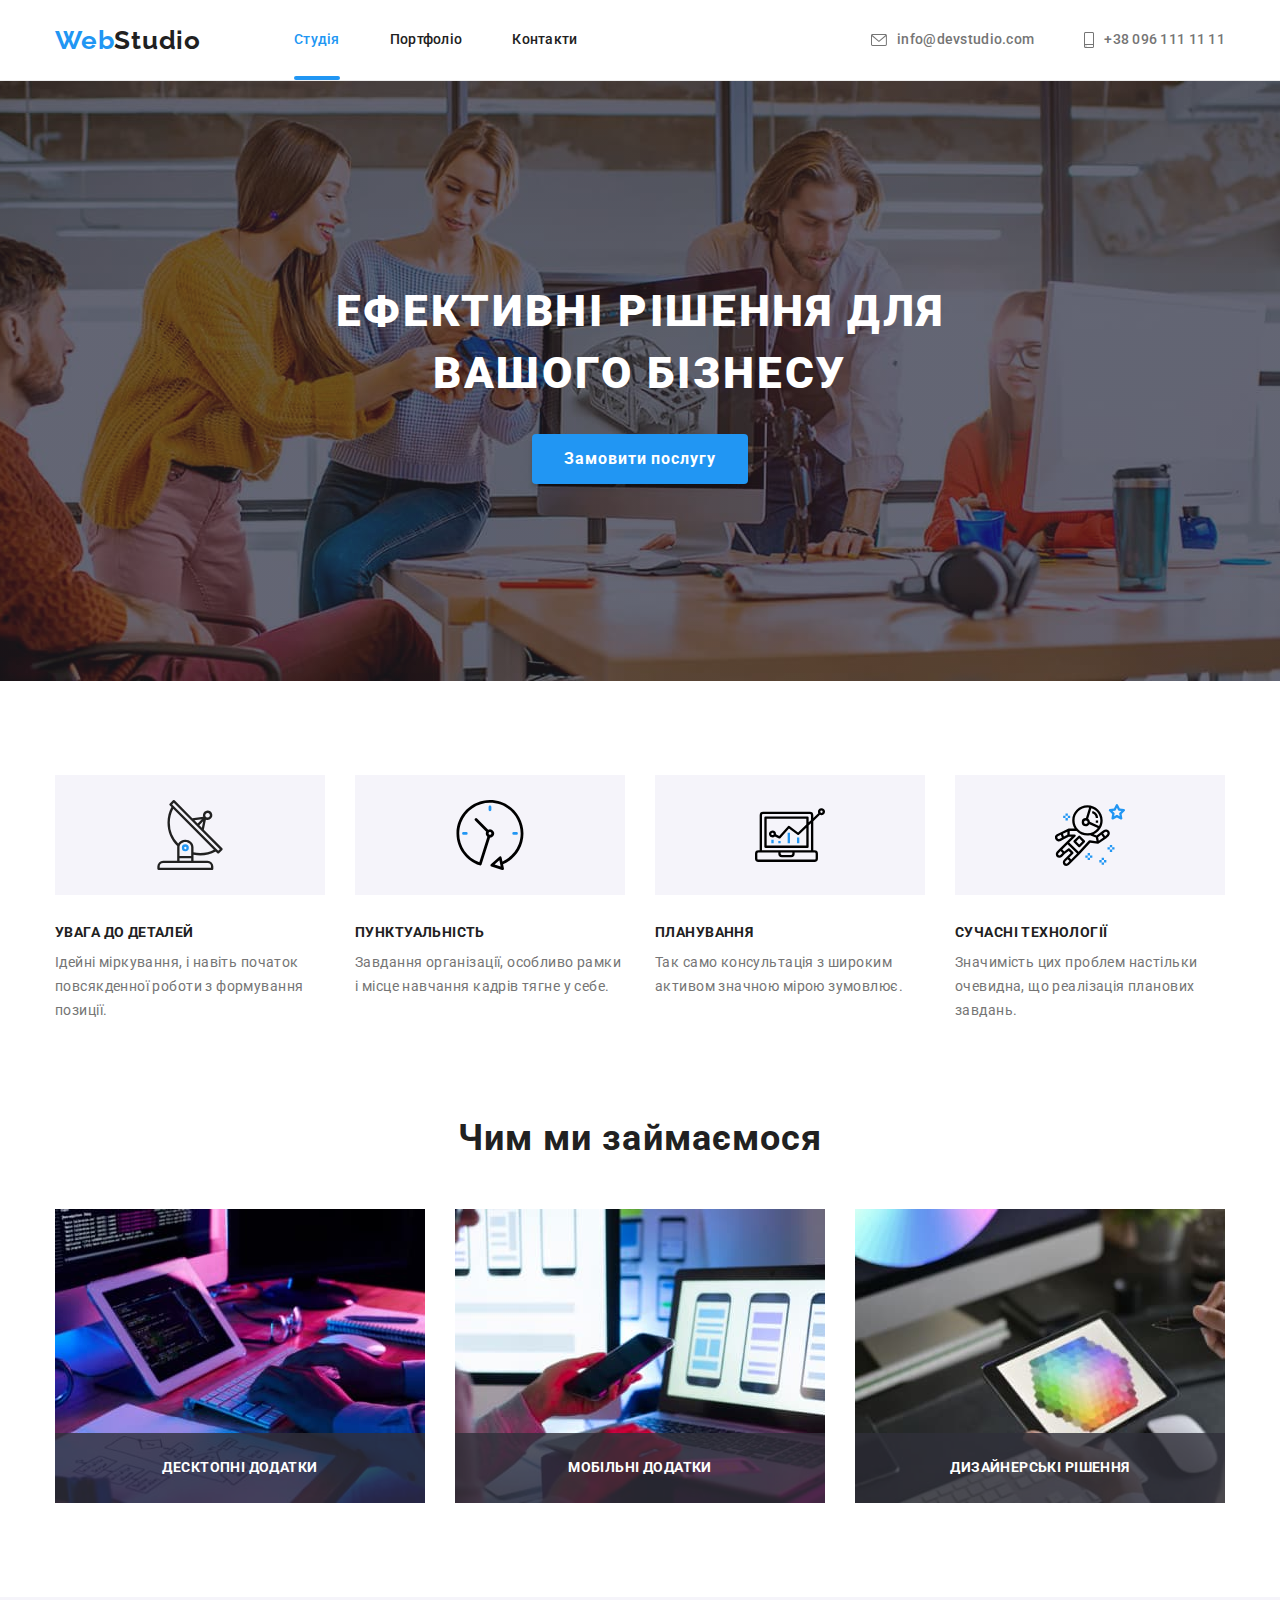
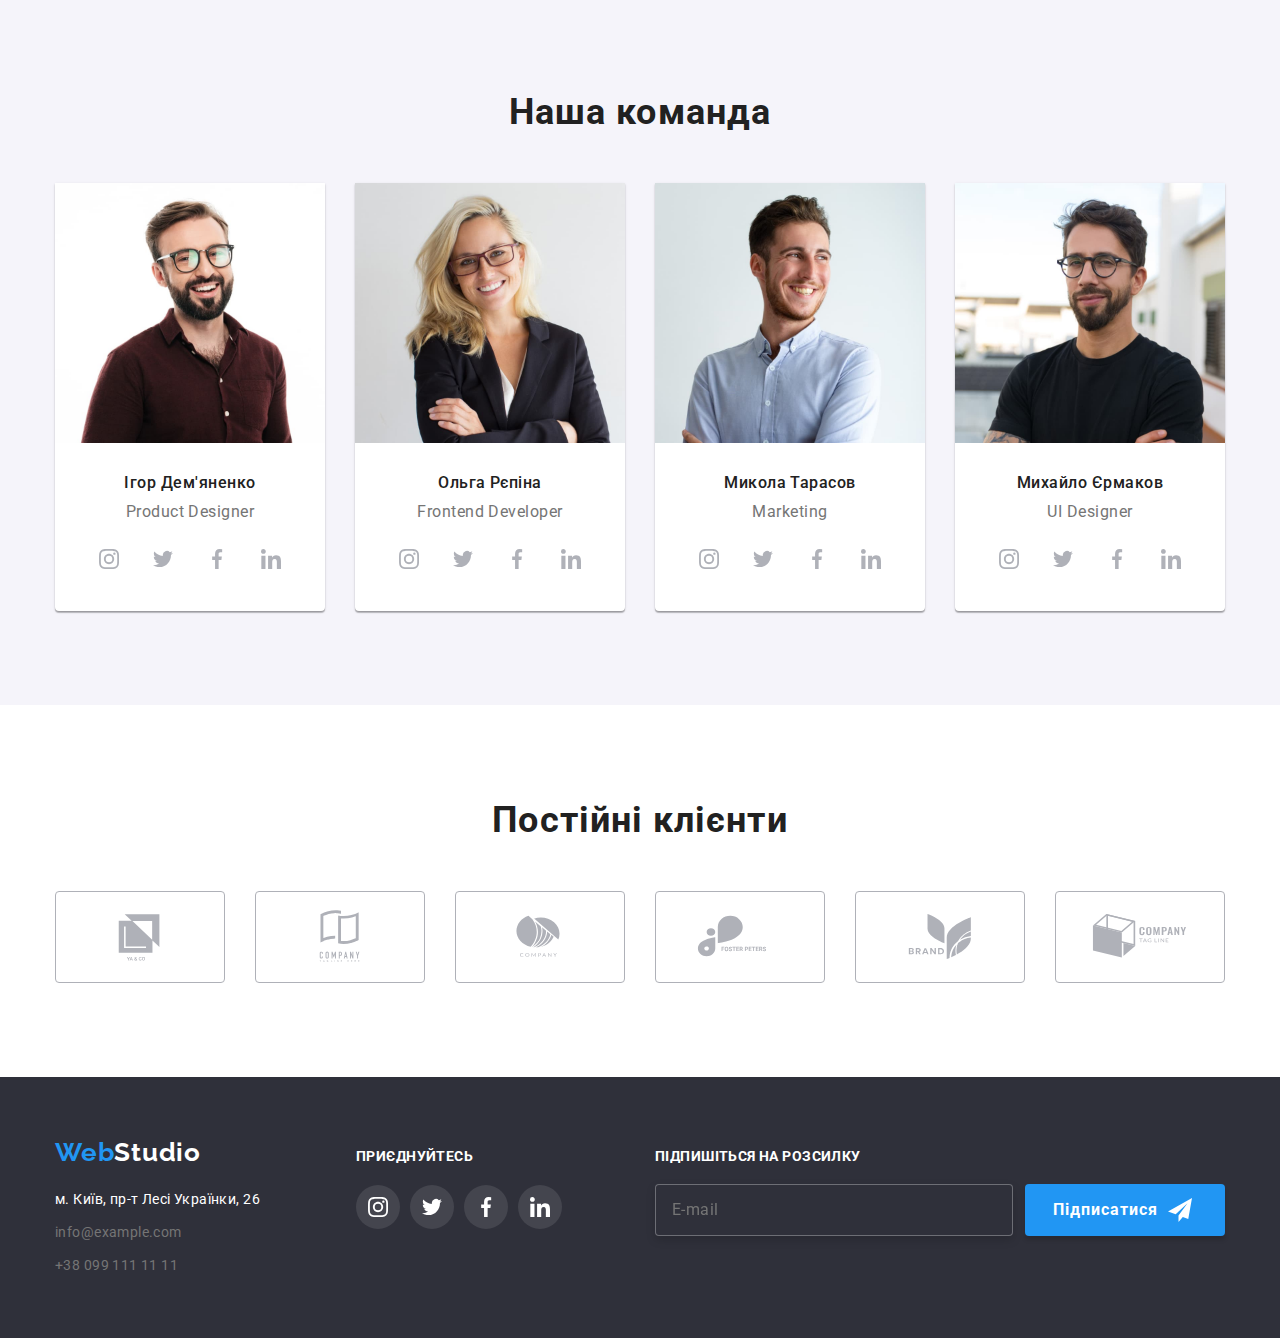
<file: index.html>
<!DOCTYPE html>
<html lang="uk">
  <head>
    <meta charset="UTF-8" />
    <meta http-equiv="X-UA-Compatible" content="IE=edge" />
    <meta name="viewport" content="width=device-width, initial-scale=1.0" />
    <title>WebStudio</title>
    <link rel="preconnect" href="https://fonts.googleapis.com" />
    <link rel="preconnect" href="https://fonts.gstatic.com" crossorigin />
    <link
      href="https://fonts.googleapis.com/css2?family=Raleway:wght@700&family=Roboto:wght@400;500;700;900&display=swap"
      rel="stylesheet"
    />
    <link
      rel="stylesheet"
      href="https://cdnjs.cloudflare.com/ajax/libs/modern-normalize/1.1.0/modern-normalize.min.css"
    />
    <link rel="stylesheet" href="./css/main.min.css" />
  </head>
  <body>
    <header class="header">
      <div class="container header__container">
        <nav class="header__nav">
          <a lang="en" class="logo" href="index.html"
            ><span class="logo__text">Web</span>Studio</a
          >
          <ul class="site-nav">
            <li class="site-nav__item">
              <a class="site-nav__link current" href="./index.html">Студія</a>
            </li>
            <li class="site-nav__item">
              <a class="site-nav__link" href="./portfolio.html">Портфоліо</a>
            </li>
            <li class="site-nav__item">
              <a class="site-nav__link" href="">Контакти</a></li>
          </ul>
        </nav>
        <ul class="address-nav">
          <li class="address-nav__item">
            <a class="address-nav__link" href="mailto:info@devstudio.com">
              <svg class="address-nav__icon" width="16" height="12">
                <use href="./images/icons.svg#icon-mail"></use>
              </svg>
              info@devstudio.com
            </a>
          </li>
          <li class="address-nav__item">
            <a class="address-nav__link" href="tel:+380961111111">
              <svg class="address-nav__icon" width="10" height="16">
                <use href="./images/icons.svg#icon-tel"></use>
              </svg>
              +38 096 111 11 11
            </a>
          </li>
        </ul>
      </div>
    </header>

    <main>
      <!--Герой-->
      <section class="section hero">
        <div class="container hero__container">
          <h1 class="hero__title">Ефективні рішення для вашого бізнесу</h1>
          <button class="hero__button" type="button" data-modal-open>Замовити послугу</button>
        </div>
      </section>
      <!--Особливості-->
      <section class="section feature">
        <div class="container feature__container">
          <h2 class="visually-hidden">Особливості</h2>
          <ul class="feature__list">
            <li class="feature__item">
              <div class="feature__card">
                <svg class="feature__icon" width="70" height="70">
                  <use href="./images/icons.svg#icon-antenna"></use>
                </svg>
              </div>
              <h3 class="feature__title">УВАГА ДО ДЕТАЛЕЙ</h3>
              <p class="feature__text">
                Ідейні міркування, і навіть початок повсякденної роботи з
                формування позиції.
              </p>
            </li>
            <li class="feature__item">
              <div class="feature__card">
                <svg class="feature__icon" width="70" height="70">
                  <use href="./images/icons.svg#icon-clock"></use>
                </svg>
              </div>
              <h3 class="feature__title">ПУНКТУАЛЬНІСТЬ</h3>
              <p class="feature__text">
                Завдання організації, особливо рамки і місце навчання кадрів
                тягне у себе.
              </p>
            </li>
            <li class="feature__item">
              <div class="feature__card">
                <svg class="feature__icon" width="70" height="70">
                  <use href="./images/icons.svg#icon-diagram"></use>
                </svg>
              </div>
              <h3 class="feature__title">ПЛАНУВАННЯ</h3>
              <p class="feature__text">
                Так само консультація з широким активом значною мірою зумовлює.
              </p>
            </li>
            <li class="feature__item">
              <div class="feature__card">
                <svg class="feature__icon" width="70" height="70">
                  <use href="./images/icons.svg#icon-astronaut"></use>
                </svg>
              </div>
              <h3 class="feature__title">СУЧАСНІ ТЕХНОЛОГІЇ</h3>
              <p class="feature__text">
                Значимість цих проблем настільки очевидна, що реалізація
                планових завдань.
              </p>
            </li>
          </ul>
        </div>
      </section>

      <!--Чим ми займаємося-->
      
      <section class="work section">
        <div class="container">
          <h2 class="work__title">Чим ми займаємося</h2>
          <ul class="work__list">
            <li class="work__item">
              <img
                src="./images/img.jpg"
                alt="розробка"
                width="370"
                height="294"
              />
              <p class="work__text">Десктопні додатки</p>
            </li>
            <li class="work__item">
              <img
                src="./images/img1.jpg"
                alt="адаптація"
                width="370"
                height="294"
              />
              <p class="work__text">Мобільні додатки</p>
            </li>
            <li class="work__item">
              <img
                src="./images/img2.jpg"
                alt="дизайн"
                width="370"
                height="294"
              />
              <p class="work__text">Дизайнерські рішення</p>
            </li>
          </ul>
        </div>
      </section>

      <!--Команда-->
      <section class="team section">
        <div class="container">
          <h2 class="team__title">Наша команда</h2>
          <ul class="person">
            <li class="person__item">
              <img
                src="./images/img3.jpg"
                alt="Игорь Демьяненко"
                width="270"
                height="260"
              />
              <h4 class="person__name">Ігор Дем'яненко</h4>
              <p class="person__description" lang="en">Product Designer</p>
              <ul class="soc">
                <li class="soc__item">
                  <a class="soc__link" href="">
                    <svg class="soc__icon" width="20" height="20">
                      <use href="./images/icons.svg#icon-instagram"></use>
                    </svg>
                  </a>
                </li>
                <li class="soc__item">
                  <a class="soc__link" href="">
                    <svg class="soc__icon" width="20" height="20">
                      <use href="./images/icons.svg#icon-twitter"></use>
                    </svg>
                  </a>
                </li>
                <li class="soc__item">
                  <a class="soc__link" href="">
                    <svg class="soc__icon" width="20" height="20">
                      <use href="./images/icons.svg#icon-facebook"></use>
                    </svg>
                  </a>
                </li>
                <li class="soc__item">
                  <a class="soc__link" href="">
                    <svg class="soc__icon" width="20" height="20">
                      <use href="./images/icons.svg#icon-linkedin"></use>
                    </svg>
                  </a>
                </li>
              </ul>
            </li>
            <li class="person__item">
              <img
                src="./images/img4.jpg"
                alt="Ольга Репина"
                width="270"
                height="260"
              />
              <h4 class="person__name">Ольга Рєпіна</h4>
              <p class="person__description" lang="en">Frontend Developer</p>
              <ul class="soc">
                <li class="soc__item">
                  <a class="soc__link" href="">
                    <svg class="soc__icon" width="20" height="20">
                      <use href="./images/icons.svg#icon-instagram"></use>
                    </svg>
                  </a>
                </li>
                <li class="soc__item">
                  <a class="soc__link" href="">
                    <svg class="soc__icon" width="20" height="20">
                      <use href="./images/icons.svg#icon-twitter"></use>
                    </svg>
                  </a>
                </li>
                <li class="soc__item">
                  <a class="soc__link" href="">
                    <svg class="soc__icon" width="20" height="20">
                      <use href="./images/icons.svg#icon-facebook"></use>
                    </svg>
                  </a>
                </li>
                <li class="soc__item">
                  <a class="soc__link" href="">
                    <svg class="soc__icon" width="20" height="20">
                      <use href="./images/icons.svg#icon-linkedin"></use>
                    </svg>
                  </a>
                </li>
              </ul>
            </li>
            <li class="person__item">
              <img
                src="./images/img5.jpg"
                alt="Николай Тарасов"
                width="270"
                height="260"
              />
              <h4 class="person__name">Микола Тарасов</h4>
              <p class="person__description" lang="en">Marketing</p>
              <ul class="soc">
                <li class="soc__item">
                  <a class="soc__link" href="">
                    <svg class="soc__icon" width="20" height="20">
                      <use href="./images/icons.svg#icon-instagram"></use>
                    </svg>
                  </a>
                </li>
                <li class="soc__item">
                  <a class="soc__link" href="">
                    <svg class="soc__icon" width="20" height="20">
                      <use href="./images/icons.svg#icon-twitter"></use>
                    </svg>
                  </a>
                </li>
                <li class="soc__item">
                  <a class="soc__link" href="">
                    <svg class="soc__icon" width="20" height="20">
                      <use href="./images/icons.svg#icon-facebook"></use>
                    </svg>
                  </a>
                </li>
                <li class="soc__item">
                  <a class="soc__link" href="">
                    <svg class="soc__icon" width="20" height="20">
                      <use href="./images/icons.svg#icon-linkedin"></use>
                    </svg>
                  </a>
                </li>
              </ul>
            </li>
            <li class="person__item">
              <img
                src="./images/img6.jpg"
                alt="Михаил Ермаков"
                width="270"
                height="260"
              />
              <h4 class="person__name">Михайло Єрмаков</h4>
              <p class="person__description" lang="en">UI Designer</p>
              <ul class="soc">
                <li class="soc__item">
                  <a class="soc__link" href="">
                    <svg class="soc__icon" width="20" height="20">
                      <use href="./images/icons.svg#icon-instagram"></use>
                    </svg>
                  </a>
                </li>
                <li class="soc__item">
                  <a class="soc__link" href="">
                    <svg class="soc__icon" width="20" height="20">
                      <use href="./images/icons.svg#icon-twitter"></use>
                    </svg>
                  </a>
                </li>
                <li class="soc__item">
                  <a class="soc__link" href="">
                    <svg class="soc__icon" width="20" height="20">
                      <use href="./images/icons.svg#icon-facebook"></use>
                    </svg>
                  </a>
                </li>
                <li class="soc__item">
                  <a class="soc__link" href="">
                    <svg class="soc__icon" width="20" height="20">
                      <use href="./images/icons.svg#icon-linkedin"></use>
                    </svg>
                  </a>
                </li>
              </ul>
            </li>
          </ul>
        </div>
      </section>

      <!-- Клиенты -->
      <section class="clients section">
        <div class="clients__container">
          <h2 class="clients__title">Постійні клієнти</h2>
          <ul class="clients__list">
            <li class="clients__item">
              <a class="clients__link" href="">
                <svg class="clients__icon" width="106" height="60">
                  <use href="./images/icons.svg#icon-icon1"></use>
                </svg>
              </a>
            </li>
            <li class="clients__item">
              <a class="clients__link" href="">
                <svg class="clients__icon" width="106" height="60">
                  <use href="./images/icons.svg#icon-icon2"></use>
                </svg>
              </a>
            </li>
            <li class="clients__item">
              <a class="clients__link" href="">
                <svg class="clients__icon" width="106" height="60">
                  <use href="./images/icons.svg#icon-icon3"></use>
                </svg>
              </a>
            </li>
            <li class="clients__item">
              <a class="clients__link" href="">
                <svg class="clients__icon" width="106" height="60">
                  <use href="./images/icons.svg#icon-icon4"></use>
                </svg>
              </a>
            </li>
            <li class="clients__item">
              <a class="clients__link" href="">
                <svg class="clients__icon" width="106" height="60">
                  <use href="./images/icons.svg#icon-icon5"></use>
                </svg>
              </a>
            </li>
            <li class="clients__item">
              <a class="clients__link" href="">
                <svg class="clients__icon" width="106" height="60">
                  <use href="./images/icons.svg#icon-icon6"></use>
                </svg>
              </a>
            </li>
          </ul>
        </div>
      </section>
    </main>

    <!--Футер-->
    <footer class="footer">
      <div class="container footer__container">
        <div class="footer__meta">
          <a lang="en" class="footer__logo" href="index.html">
            <span class="logo__text">Web</span>Studio</a
          >
          <address class="footer-address">
            <ul class="footer-address__list">
              <li class="footer-address__item">
                <a
                  class="footer-address__link footer-address__link--white"
                  href="https://goo.gl/maps/oWEZeGA9jAZj1tNt6"
                  target="_blank"
                  rel="nooppener noreferrer nofollow"
                  >м. Київ, пр-т Лесі Українки, 26</a
                >
              </li>
              <li class="footer-address__item">
                <a class="footer-address__link" href="mailto:info@example."
                  >info@example.com</a
                >
              </li>
              <li class="footer-address__item">
                <a class="footer-address__link" href="tel:+380991111111"
                  >+38 099 111 11 11</a
                >
              </li>
            </ul>
          </address>
        </div>
        <div class="footer-soc">
          <p class="footer-soc__text">приєднуйтесь</p>
          <ul class="footer-soc__list">
            <li class="footer-soc__item">
              <a class="footer-soc__link" href="">
                <svg class="footer-soc__icon" width="20" height="20">
                  <use href="./images/icons.svg#icon-instagram"></use>
                </svg>
              </a>
            </li>
            <li class="footer-soc__item">
              <a class="footer-soc__link" href="">
                <svg class="footer-soc__icon" width="20" height="20">
                  <use href="./images/icons.svg#icon-twitter"></use>
                </svg>
              </a>
            </li>
            <li class="footer-soc__item">
              <a class="footer-soc__link" href="">
                <svg class="footer-soc__icon" width="20" height="20">
                  <use href="./images/icons.svg#icon-facebook"></use>
                </svg>
              </a>
            </li>
            <li class="footer-soc__item">
              <a class="footer-soc__link" href="">
                <svg class="footer-soc__icon" width="20" height="20">
                  <use href="./images/icons.svg#icon-linkedin"></use>
                </svg>
              </a>
            </li>
          </ul>
        </div>
        <form class="footer-form">
          <label class="footer-form__text" for="send">Підпишіться на розсилку</label>
          <div class="footer-form__container">
            <input class="footer-form__input" type="email" name="send" id="send" placeholder="E-mail">  
            <button class="footer-form__button" type="submit">Підписатися
              <svg class="footer-form__icon" width="24" height="24">
                <use href="./images/icons.svg#icon-send"></use>
              </svg>
            </button>
          </div>
        </form>  
      </div>
    </footer>

    <!--BACKDROP-->
    
    <div class="backdrop is-hidden" data-modal>
      <div class="modal">
        <p class="modal__title">Залиште свої дані, ми вам передзвонимо</p>

        <!-- form -->
        <form>
          <div class="form">
            <!-- name -->
            <label class="form__label" for="name">Ім'я</label>
            <div class="form__wrapper">
              <input class="form__input" type="text" name="name" id="name" autocomplete="off">
              <svg class="form__icon" width="18" height="18">
                <use href="./images/icons.svg#name"></use>
              </svg>  
            </div>
            <!-- tel -->
            <label class="form__label" for="tel">Телефон</label>
            <div class="form__wrapper">
              <input class="form__input" type="tel" name="tel" id="tel" autocomplete="off">
              <svg class="form__icon" width="18" height="18">
                <use href="./images/icons.svg#tel"></use>
              </svg>
            </div>
            <!-- mail -->
            <label class="form__label" for="mail">Пошта</label>
            <div class="form__wrapper">
              <input class="form__input" type="email" name="mail" id="mail" autocomplete="off">
              <svg class="form__icon" width="18" height="18">
                <use href="./images/icons.svg#mail"></use>
              </svg>  
            </div>
          </div>
            
          <div class="form comment">
            <label class="form__label" for="comment">Коментар</label>
            <textarea class="form__textarea" name="comment" id="comment" rows="8" placeholder="Введіть текст"></textarea>
          </div>
      
          <div class="checkbox">
            <label class="checkbox__label">
              <input class="checkbox__input" type="checkbox" name="checkbox">
              <svg class="checkbox__icon-check" width="16" height="15">
                <use href="./images/icons.svg#icon-check"></use>
              </svg>
              <svg class="checkbox__icon-nocheck" width="16" height="15">
                <use href="./images/icons.svg#vector"></use>
              </svg>
              Погоджуюся з розсилкою та приймаю
              <a class="checkbox__link" href="">Умови договору</a>
            </label>
          </div>
          <button class="checkbox__button" type="submit">Відправити</button>
        </form>  


        <!-- form -->

        <button class="modal__button" data-modal-close>
          <svg class="modal__icon" width="11" height="11">
            <use href="./images/icons.svg#icon-close"></use>
          </svg>
        </button>
      </div>
    </div>
    <script src="./js/modal.js"></script>
  </body>
</html>
</file>
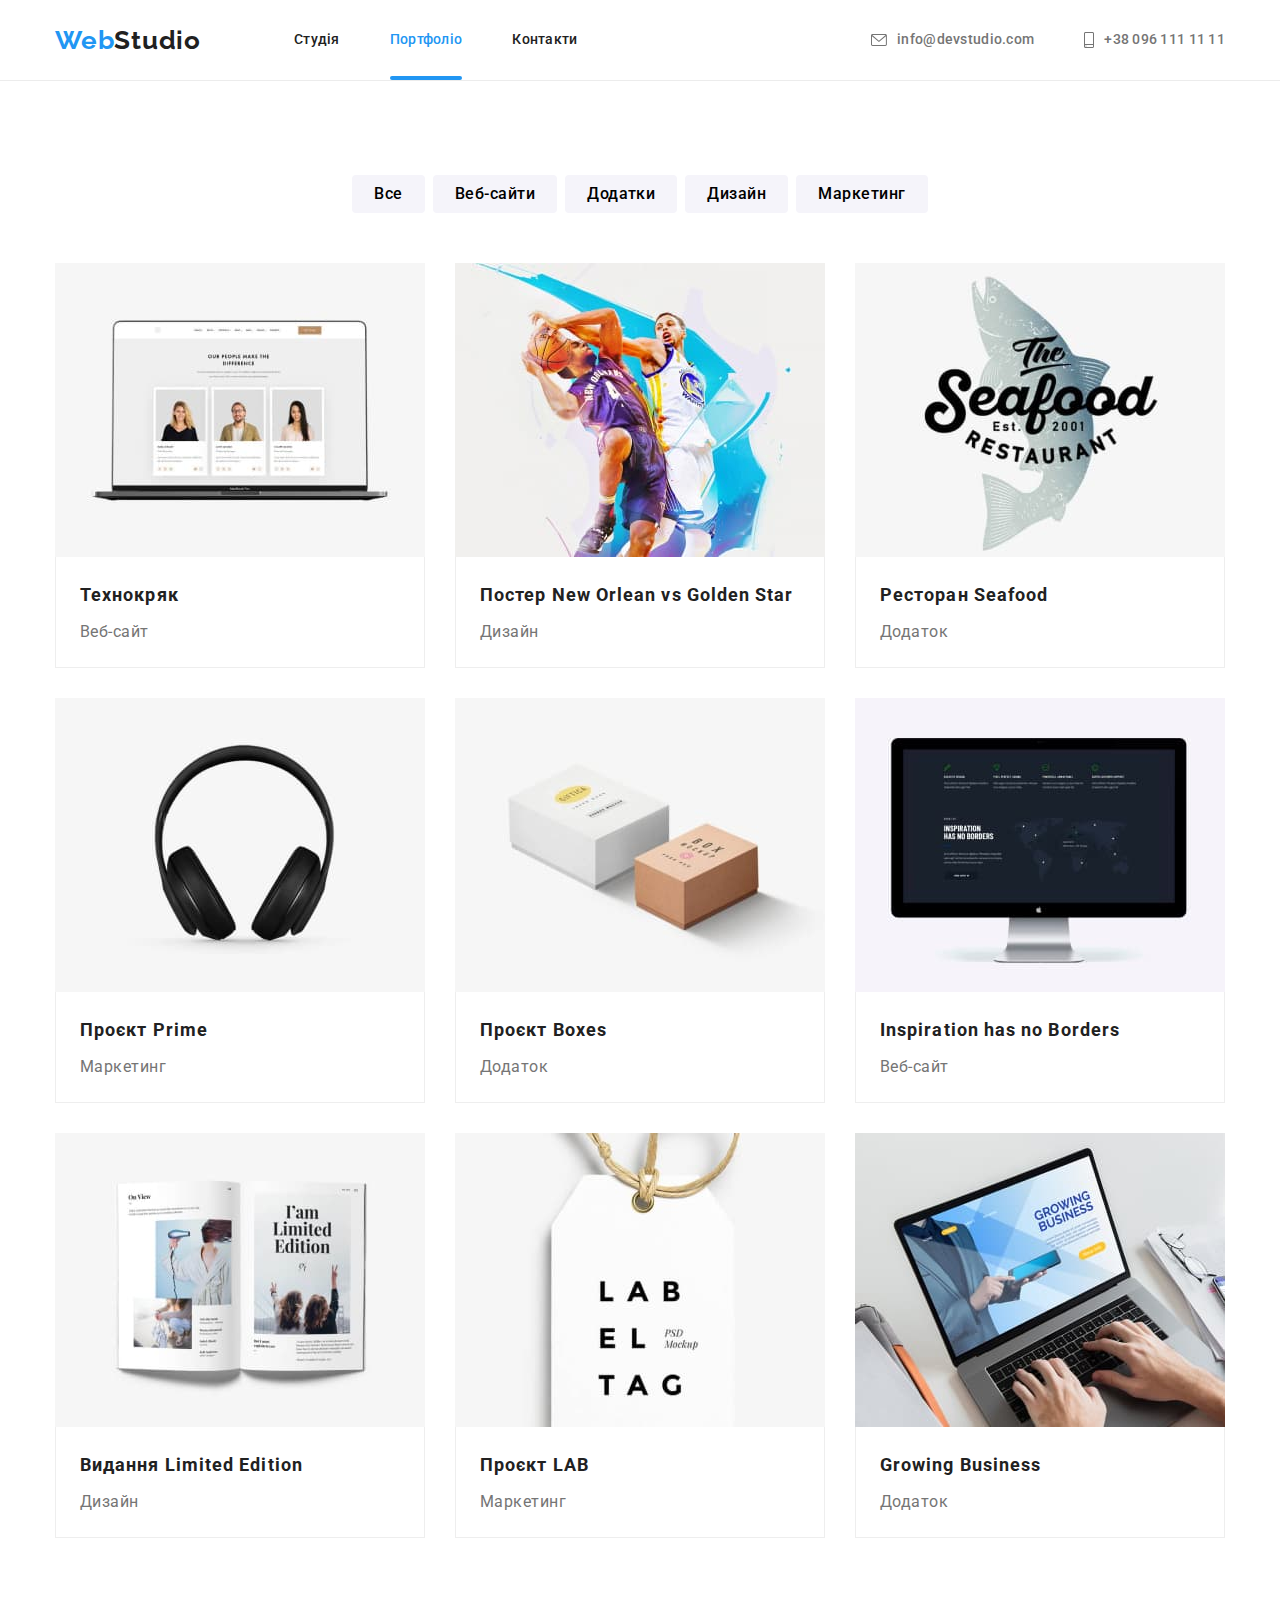
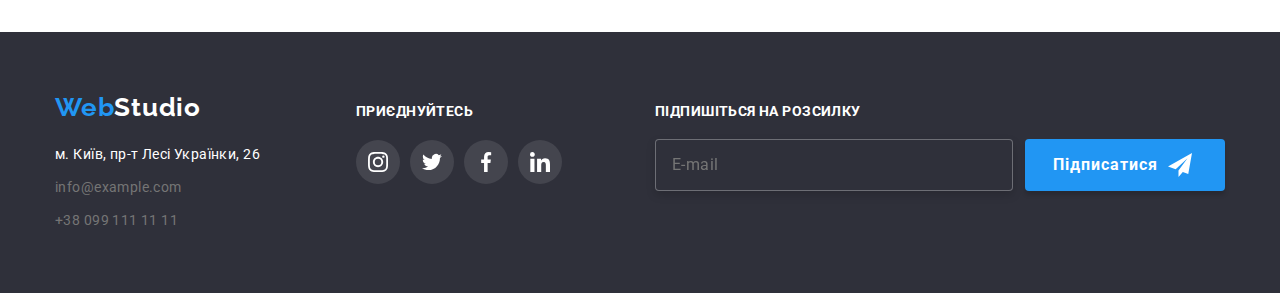
<file: portfolio.html>
<!DOCTYPE html>
<html lang="uk">
  <head>
    <meta charset="UTF-8" />
    <meta http-equiv="X-UA-Compatible" content="IE=edge" />
    <meta name="viewport" content="width=device-width, initial-scale=1.0" />
    <title>Portfolio</title>
    <link rel="preconnect" href="https://fonts.googleapis.com" />
    <link rel="preconnect" href="https://fonts.gstatic.com" crossorigin />
    <link
      href="https://fonts.googleapis.com/css2?family=Raleway:wght@700&family=Roboto:wght@400;500;700;900&display=swap"
      rel="stylesheet"
    />
    <link
      rel="stylesheet"
      href="https://cdnjs.cloudflare.com/ajax/libs/modern-normalize/1.1.0/modern-normalize.min.css"
    />
    <link rel="stylesheet" href="./css/portfolio.min.css" />
  </head>
  <body>
    <header class="header">
      <div class="container header__container">
        <nav class="header__nav">
          <a lang="en" class="logo" href="index.html"
            ><span class="logo__text">Web</span>Studio</a
          >
          <ul class="site-nav">
            <li class="site-nav__item">
              <a class="site-nav__link" href="./index.html">Студія</a>
            </li>
            <li class="site-nav__item">
              <a class="site-nav__link current" href="./portfolio.html">Портфоліо</a>
            </li>
            <li class="site-nav__item">
              <a class="site-nav__link" href="">Контакти</a></li>
          </ul>
        </nav>
        <ul class="address-nav">
          <li class="address-nav__item">
            <a class="address-nav__link" href="mailto:info@devstudio.com">
              <svg class="address-nav__icon" width="16" height="12">
                <use href="./images/icons.svg#icon-mail"></use>
              </svg>
              info@devstudio.com
            </a>
          </li>
          <li class="address-nav__item">
            <a class="address-nav__link" href="tel:+380961111111">
              <svg class="address-nav__icon" width="10" height="16">
                <use href="./images/icons.svg#icon-tel"></use>
              </svg>
              +38 096 111 11 11
            </a>
          </li>
        </ul>
      </div>
    </header>

    <main>
      <section class="portfolio section">
        <div class="container">
          <h1 class="visually-hidden">Сторінка портфоліо</h1>
          <ul class="portfolio-btn">
            <li class="portfolio-btn__item">
              <button class="portfolio-btn__button" type="button">Все</button>
            </li>
            <li class="portfolio-btn__item">
              <button class="portfolio-btn__button" type="button">Веб-сайти</button>
            </li>
            <li class="portfolio-btn__item">
              <button class="portfolio-btn__button" type="button">Додатки</button>
            </li>
            <li class="portfolio-btn__item">
              <button class="portfolio-btn__button" type="button">Дизайн</button>
            </li>
            <li class="portfolio-btn__item">
              <button class="portfolio-btn__button" type="button">Маркетинг</button>
            </li>
          </ul>
          <ul class="portfolio-card">
            <li class="portfolio-card__item">
              <a class="portfolio-card__link" href="">
                <div class="portfolio-card__thumb">
                  <img
                  src="./portfolio-images/img1.jpg"
                  alt="Страница веб-сайта Технокряк"
                  width="370"/>
                  <p class="portfolio-card__text">Ресурс пропонує комплексні пропозиції з різним рівнем функціоналу та сервісів. Все це дозволить відвідувачу отримати вичерпні відомості про компанію чи приватну особу.
                  </p>
                </div>
                <div class="portfolio-descr">
                  <h2 class="portfolio-descr__title">Технокряк</h2>
                  <p class="portfolio-descr__text">Веб-сайт</p>
                </div>
              </a>
            </li>
            <li class="portfolio-card__item">
              <a class="portfolio-card__link" href="">
                <div class="portfolio-card__thumb">
                  <img
                  src="./portfolio-images/img2.jpg"
                  alt="Два мужчины играют в баскетбол"
                  width="370"
                  />
                  <p class="portfolio-card__text">2Ресурс пропонує комплексні пропозиції з різним рівнем функціоналу та сервісів. Все це дозволить відвідувачу отримати вичерпні відомості про компанію чи приватну особу.
                  </p>
                </div>
                <div class="portfolio-descr">
                  <h2 class="portfolio-descr__title">
                    Постер <span lang="en">New Orlean vs Golden Star</span>
                  </h2>
                  <p class="portfolio-descr__text">Дизайн</p>
                </div>
              </a>
            </li>
            <li class="portfolio-card__item">
              <a class="portfolio-card__link" href="">
                <div class="portfolio-card__thumb">
                  <img
                  src="./portfolio-images/img3.jpg"
                  alt="Логотип приложения для ресторана"
                  width="370"
                  />
                  <p class="portfolio-card__text">3Ресурс пропонує комплексні пропозиції з різним рівнем функціоналу та сервісів. Все це дозволить відвідувачу отримати вичерпні відомості про компанію чи приватну особу.
                  </p>
                </div>
                <div class="portfolio-descr">
                  <h2 class="portfolio-descr__title">
                    Ресторан <span lang="en">Seafood</span>
                  </h2>
                  <p class="portfolio-descr__text">Додаток</p>
                </div>
              </a>
            </li>
            <li class="portfolio-card__item">
              <a class="portfolio-card__link" href="">
                <div class="portfolio-card__thumb">
                  <img
                  src="./portfolio-images/img4.jpg"
                  alt="Наушники"
                  width="370"
                  />
                  <p class="portfolio-card__text">4Ресурс пропонує комплексні пропозиції з різним рівнем функціоналу та сервісів. Все це дозволить відвідувачу отримати вичерпні відомості про компанію чи приватну особу.
                  </p>
                </div>
                <div class="portfolio-descr">
                  <h2 class="portfolio-descr__title">
                    Проєкт <span lang="en">Prime</span>
                  </h2>
                  <p class="portfolio-descr__text">Маркетинг</p>
                </div>
              </a>
            </li>
            <li class="portfolio-card__item">
              <a class="portfolio-card__link" href="">
                <div class="portfolio-card__thumb">
                  <img
                  src="./portfolio-images/img5.jpg"
                  alt="Две коробки"
                  width="370"
                  />
                  <p class="portfolio-card__text">5Ресурс пропонує комплексні пропозиції з різним рівнем функціоналу та сервісів. Все це дозволить відвідувачу отримати вичерпні відомості про компанію чи приватну особу.
                  </p>
                </div>
                <div class="portfolio-descr">
                  <h2 class="portfolio-descr__title">
                    Проєкт <span lang="en">Boxes</span>
                  </h2>
                  <p class="portfolio-descr__text">Додаток</p>
                </div>
              </a>
            </li>
            <li class="portfolio-card__item">
              <a class="portfolio-card__link" href="">
                <div class="portfolio-card__thumb">
                  <img
                  src="./portfolio-images/img6.jpg"
                  alt="Монитор компьютера"
                  width="370"
                  />
                  <p class="portfolio-card__text">6Ресурс пропонує комплексні пропозиції з різним рівнем функціоналу та сервісів. Все це дозволить відвідувачу отримати вичерпні відомості про компанію чи приватну особу.
                  </p>
                </div>
                <div class="portfolio-descr">
                  <h2 class="portfolio-descr__title" lang="en">
                    Inspiration has no Borders
                  </h2>
                  <p class="portfolio-descr__text">Веб-сайт</p>
                </div>
              </a>
            </li>
            <li class="portfolio-card__item">
              <a class="portfolio-card__link" href="">
                <div class="portfolio-card__thumb">
                  <img
                  src="./portfolio-images/img7.jpg"
                  alt="Роскрытая книга"
                  width="370"
                  />
                  <p class="portfolio-card__text">7Ресурс пропонує комплексні пропозиції з різним рівнем функціоналу та сервісів. Все це дозволить відвідувачу отримати вичерпні відомості про компанію чи приватну особу.
                  </p>
                </div>
                <div class="portfolio-descr">
                  <h2 class="portfolio-descr__title">
                    Видання <span lang="en">Limited Edition</span>
                  </h2>
                  <p class="portfolio-descr__text">Дизайн</p>
                </div>
              </a>
            </li>
            <li class="portfolio-card__item">
              <a class="portfolio-card__link" href="">
                <div class="portfolio-card__thumb">
                  <img
                  src="./portfolio-images/img8.jpg"
                  alt="Бирка на шнурке"
                  width="370"
                  />
                  <p class="portfolio-card__text">8Ресурс пропонує комплексні пропозиції з різним рівнем функціоналу та сервісів. Все це дозволить відвідувачу отримати вичерпні відомості про компанію чи приватну особу.
                  </p>
                </div>
                <div class="portfolio-descr">
                  <h2 class="portfolio-descr__title">
                    Проєкт <span lang="en">LAB</span>
                  </h2>
                  <p class="portfolio-descr__text">Маркетинг</p>
                </div>
              </a>
            </li>
            <li class="portfolio-card__item">
              <a class="portfolio-card__link" href="">
                <div class="portfolio-card__thumb">
                  <img
                  src="./portfolio-images/img9.jpg"
                  alt="Человек печатает на ноутбуке"
                  width="370"
                  />
                  <p class="portfolio-card__text">9Ресурс пропонує комплексні пропозиції з різним рівнем функціоналу та сервісів. Все це дозволить відвідувачу отримати вичерпні відомості про компанію чи приватну особу.
                  </p>  
                </div>
                <div class="portfolio-descr">
                  <h2 class="portfolio-descr__title" lang="en">Growing Business</h2>
                  <p class="portfolio-descr__text">Додаток</p>
                </div>
              </a>
            </li>
          </ul>
        </div>
      </section>
    </main>

    <!--Футер-->
    <footer class="footer">
      <div class="container footer__container">
        <div class="footer__meta">
          <a lang="en" class="footer__logo" href="index.html">
            <span class="logo__text">Web</span>Studio</a
          >
          <address class="footer-address">
            <ul class="footer-address__list">
              <li class="footer-address__item">
                <a
                  class="footer-address__link footer-address__link--white"
                  href="https://goo.gl/maps/oWEZeGA9jAZj1tNt6"
                  target="_blank"
                  rel="nooppener noreferrer nofollow"
                  >м. Київ, пр-т Лесі Українки, 26</a
                >
              </li>
              <li class="footer-address__item">
                <a class="footer-address__link" href="mailto:info@example."
                  >info@example.com</a
                >
              </li>
              <li class="footer-address__item">
                <a class="footer-address__link" href="tel:+380991111111"
                  >+38 099 111 11 11</a
                >
              </li>
            </ul>
          </address>
        </div>
        <div class="footer-soc">
          <p class="footer-soc__text">приєднуйтесь</p>
          <ul class="footer-soc__list">
            <li class="footer-soc__item">
              <a class="footer-soc__link" href="">
                <svg class="footer-soc__icon" width="20" height="20">
                  <use href="./images/icons.svg#icon-instagram"></use>
                </svg>
              </a>
            </li>
            <li class="footer-soc__item">
              <a class="footer-soc__link" href="">
                <svg class="footer-soc__icon" width="20" height="20">
                  <use href="./images/icons.svg#icon-twitter"></use>
                </svg>
              </a>
            </li>
            <li class="footer-soc__item">
              <a class="footer-soc__link" href="">
                <svg class="footer-soc__icon" width="20" height="20">
                  <use href="./images/icons.svg#icon-facebook"></use>
                </svg>
              </a>
            </li>
            <li class="footer-soc__item">
              <a class="footer-soc__link" href="">
                <svg class="footer-soc__icon" width="20" height="20">
                  <use href="./images/icons.svg#icon-linkedin"></use>
                </svg>
              </a>
            </li>
          </ul>
        </div>
        <form class="footer-form">
          <label class="footer-form__text" for="send">Підпишіться на розсилку</label>
          <div class="footer-form__container">
            <input class="footer-form__input" type="email" name="send" id="send" placeholder="E-mail">  
            <button class="footer-form__button" type="submit">Підписатися
              <svg class="footer-form__icon" width="24" height="24">
                <use href="./images/icons.svg#icon-send"></use>
              </svg>
            </button>
          </div>
        </form>  
      </div>
    </footer>
  </body>
</html>
</file>
<file: css/main.min.css>
html{-webkit-box-sizing:border-box;box-sizing:border-box}*,*::before,*::after{-webkit-box-sizing:inherit;box-sizing:inherit}body{margin:auto;color:#212121;background-color:#fff;font-family:"Roboto",sans-serif;font-style:normal}.section{margin:auto;display:block;padding-top:94px;padding-bottom:94px;max-width:1600px}.container{margin:0 auto;width:1200px;padding:0 15px}h1,h2,h3,h4,h5,h6,p{display:block;margin-top:0;margin-bottom:0}ul{list-style:none;padding:0;margin:0}p{margin-top:0;margin-bottom:0}img{display:block;max-width:100%;height:auto}.visually-hidden{position:absolute;width:1px;height:1px;margin:-1px;border:0;padding:0;white-space:nowrap;-webkit-clip-path:inset(100%);clip-path:inset(100%);clip:rect(0 0 0 0);overflow:hidden}@-webkit-keyframes animation-current{0%{-webkit-transform:scaleX(1);transform:scaleX(1)}50%{-webkit-transform:scaleX(0);transform:scaleX(0)}100%{-webkit-transform:scaleX(1);transform:scaleX(1)}}@keyframes animation-current{0%{-webkit-transform:scaleX(1);transform:scaleX(1)}50%{-webkit-transform:scaleX(0);transform:scaleX(0)}100%{-webkit-transform:scaleX(1);transform:scaleX(1)}}.header{margin:auto;max-width:1600px;display:block;border-bottom:1px solid #ececec}.header__container{display:-webkit-box;display:-ms-flexbox;display:flex;-webkit-box-align:center;-ms-flex-align:center;align-items:center;-webkit-box-pack:justify;-ms-flex-pack:justify;justify-content:space-between}.header__nav,.site-nav{display:-webkit-box;display:-ms-flexbox;display:flex;-webkit-box-align:center;-ms-flex-align:center;align-items:center}.site-nav{gap:50px}.site-nav__link{display:block;padding-top:32px;padding-bottom:32px}.site-nav__link{color:#212121;font-weight:500;font-size:14px;line-height:1.14;letter-spacing:.02em;text-decoration:none;-webkit-transition:color 250ms cubic-bezier(0.4, 0, 0.2, 1);transition:color 250ms cubic-bezier(0.4, 0, 0.2, 1)}.site-nav__link:hover,.site-nav__link:focus{color:#2196f3}.current{color:#2196f3;position:relative}.current::after{content:"";display:block;position:absolute;width:100%;height:4px;background:currentColor;border-radius:2px;bottom:0;-webkit-animation:animation-current 250ms cubic-bezier(0.4, 0, 0.2, 1);animation:animation-current 250ms cubic-bezier(0.4, 0, 0.2, 1)}.address-nav__link{display:-webkit-box;display:-ms-flexbox;display:flex;-webkit-box-align:center;-ms-flex-align:center;align-items:center;padding-top:32px;padding-bottom:32px;color:#757575;font-weight:500;font-size:14px;line-height:1.14;letter-spacing:.02em;text-decoration:none;-webkit-transition:color 250ms cubic-bezier(0.4, 0, 0.2, 1);transition:color 250ms cubic-bezier(0.4, 0, 0.2, 1)}.address-nav__link:hover,.address-nav__link:focus{color:#2196f3}.address-nav{display:-webkit-box;display:-ms-flexbox;display:flex;margin-left:auto;gap:50px}.address-nav__icon{margin-right:10px;fill:currentColor}.logo__text{color:#2196f3;text-decoration:none}.logo{color:#212121;font-family:"Raleway",sans-serif;margin-right:93px;font-weight:700;font-size:26px;line-height:1.19;letter-spacing:.03em;text-decoration:none}.footer__logo{display:inline-block;font-family:"Raleway",sans-serif;font-weight:700;font-size:26px;line-height:1.19;letter-spacing:.03em;text-decoration:none;margin-bottom:20px;color:#fff}.hero{padding-top:200px;padding-bottom:200px;text-align:center;max-width:1600px;height:600px;background:#c4c4c4;background-image:-webkit-gradient(linear, left top, left bottom, from(rgba(47, 48, 58, 0.4)), to(rgba(47, 48, 58, 0.4))),url(../images/hero.jpg);background-image:linear-gradient(rgba(47, 48, 58, 0.4), rgba(47, 48, 58, 0.4)),url(../images/hero.jpg);background-repeat:no-repeat;background-position:center;background-size:cover}.hero__title{margin:0 auto 30px;width:696px;color:#fff;font-weight:900;font-size:44px;line-height:1.4;text-align:center;letter-spacing:.06em;text-transform:uppercase}.hero__button{padding:10px 32px;color:#fff;background-color:#2196f3;-webkit-box-shadow:0px 4px 4px rgba(0,0,0,.15);box-shadow:0px 4px 4px rgba(0,0,0,.15);cursor:pointer;font-family:inherit;border-radius:4px;border:none;font-weight:700;font-size:16px;line-height:1.88;letter-spacing:.06em;-webkit-transition:background-color 250ms cubic-bezier(0.4, 0, 0.2, 1),-webkit-box-shadow 250ms cubic-bezier(0.4, 0, 0.2, 1);transition:background-color 250ms cubic-bezier(0.4, 0, 0.2, 1),-webkit-box-shadow 250ms cubic-bezier(0.4, 0, 0.2, 1);transition:background-color 250ms cubic-bezier(0.4, 0, 0.2, 1),box-shadow 250ms cubic-bezier(0.4, 0, 0.2, 1);transition:background-color 250ms cubic-bezier(0.4, 0, 0.2, 1),box-shadow 250ms cubic-bezier(0.4, 0, 0.2, 1),-webkit-box-shadow 250ms cubic-bezier(0.4, 0, 0.2, 1)}.hero__button:hover,.hero__button:focus{background-color:#188ce8;-webkit-box-shadow:0px 4px 4px rgba(0,0,0,.15);box-shadow:0px 4px 4px rgba(0,0,0,.15)}.feature__list{display:-webkit-box;display:-ms-flexbox;display:flex;gap:30px}.feature__card{display:-webkit-box;display:-ms-flexbox;display:flex;-webkit-box-align:center;-ms-flex-align:center;align-items:center;-webkit-box-pack:center;-ms-flex-pack:center;justify-content:center;width:270px;height:120px;border:none;background:#f5f4fa;margin-bottom:30px}.feature__title{margin-bottom:10px;color:#212121;font-weight:700;font-size:14px;line-height:1.14;letter-spacing:.03em;text-transform:uppercase}.feature__text{color:#757575;font-weight:400;font-size:14px;line-height:1.71;letter-spacing:.03em}.work{padding-top:0}.work__title{margin-bottom:50px;color:#212121;font-weight:700;font-size:36px;line-height:1.17;letter-spacing:.03em;text-align:center}.work__list{display:-webkit-box;display:-ms-flexbox;display:flex;gap:30px}.work__item{position:relative;padding:27px auto}.work__text{display:-webkit-box;display:-ms-flexbox;display:flex;position:absolute;bottom:0;width:100%;height:70px;font-weight:700;font-size:14px;line-height:1.14;-webkit-box-align:center;-ms-flex-align:center;align-items:center;-webkit-box-pack:center;-ms-flex-pack:center;justify-content:center;letter-spacing:.03em;text-transform:uppercase;color:#fff;background:rgba(47,48,58,.8);cursor:pointer}.team{background:#f5f4fa}.team__title{margin-bottom:50px;color:#212121;font-weight:700;font-size:36px;line-height:1.17;letter-spacing:.03em;text-align:center}.person{display:-webkit-box;display:-ms-flexbox;display:flex;gap:30px}.person__item{background-color:#fff;-webkit-box-shadow:0px 1px 3px rgba(0,0,0,.12),0px 1px 1px rgba(0,0,0,.14),0px 2px 1px rgba(0,0,0,.2);box-shadow:0px 1px 3px rgba(0,0,0,.12),0px 1px 1px rgba(0,0,0,.14),0px 2px 1px rgba(0,0,0,.2);border-radius:0px 0px 4px 4px}.person__name{margin-bottom:10px;padding-top:30px;color:#212121;font-weight:500;font-size:16px;line-height:1.19;text-align:center;letter-spacing:.03em}.person__description{font-family:"Roboto";font-style:normal;color:#757575;font-weight:400;font-size:16px;line-height:1.19;text-align:center;letter-spacing:.03em;margin-bottom:16px}.soc{display:-webkit-box;display:-ms-flexbox;display:flex;-webkit-box-pack:center;-ms-flex-pack:center;justify-content:center;-webkit-box-align:center;-ms-flex-align:center;align-items:center;gap:10px;padding-bottom:30px}.soc__link{display:-webkit-box;display:-ms-flexbox;display:flex;-webkit-box-align:center;-ms-flex-align:center;align-items:center;-webkit-box-pack:center;-ms-flex-pack:center;justify-content:center;width:44px;height:44px;border:none;border-radius:50%;color:#afb1b8;-webkit-transition:color 250ms cubic-bezier(0.4, 0, 0.2, 1),background-color 250ms cubic-bezier(0.4, 0, 0.2, 1);transition:color 250ms cubic-bezier(0.4, 0, 0.2, 1),background-color 250ms cubic-bezier(0.4, 0, 0.2, 1)}.soc__link:hover,.soc__link:focus{color:#fff;background-color:#2196f3}.soc__icon{fill:currentColor}.clients__title{margin-bottom:50px;color:#212121;font-weight:700;font-size:36px;line-height:1.17;letter-spacing:.03em;text-align:center}.clients__list{display:-webkit-box;display:-ms-flexbox;display:flex;-webkit-box-pack:center;-ms-flex-pack:center;justify-content:center;gap:30px}.clients__link{display:-webkit-box;display:-ms-flexbox;display:flex;-webkit-box-pack:center;-ms-flex-pack:center;justify-content:center;-webkit-box-align:center;-ms-flex-align:center;align-items:center;border:1px solid #afb1b8;border-radius:4px;color:#afb1b8;width:170px;height:92px;-webkit-transition:color 250ms cubic-bezier(0.4, 0, 0.2, 1),border-color 250ms cubic-bezier(0.4, 0, 0.2, 1);transition:color 250ms cubic-bezier(0.4, 0, 0.2, 1),border-color 250ms cubic-bezier(0.4, 0, 0.2, 1)}.clients__icon{fill:currentColor}.clients__link:hover,.clients__link:focus{border-color:#2196f3;color:#2196f3}.footer{display:-webkit-box;display:-ms-flexbox;display:flex;margin:auto;background:#2f303a;padding-top:60px;padding-bottom:60px;max-width:1600px}.footer__container{display:-webkit-box;display:-ms-flexbox;display:flex;-webkit-box-align:baseline;-ms-flex-align:baseline;align-items:baseline}.footer__meta{display:inline-block;-webkit-box-pack:center;-ms-flex-pack:center;justify-content:center;-webkit-box-align:center;-ms-flex-align:center;align-items:center;margin-right:70px}.footer-address{width:231px;font-style:normal;font-weight:400;font-size:14px;line-height:1.71;letter-spacing:.03em;color:#fff}.footer-address__link{color:#757575;font-weight:400;font-size:14px;line-height:1.71;letter-spacing:.03em;text-decoration:none;-webkit-transition:color 250ms cubic-bezier(0.4, 0, 0.2, 1);transition:color 250ms cubic-bezier(0.4, 0, 0.2, 1)}.footer-address__link--white{color:#fff;-webkit-transition:color 250ms cubic-bezier(0.4, 0, 0.2, 1);transition:color 250ms cubic-bezier(0.4, 0, 0.2, 1)}.footer-address__link:hover,.footer-address__link:focus{color:#2196f3}.footer-address__item:not(:last-child){margin-bottom:9px}.footer-soc__text{font-weight:700;font-size:14px;line-height:1.14;letter-spacing:.03em;text-transform:uppercase;color:#fff;margin-bottom:20px}.footer-soc__list{display:-webkit-box;display:-ms-flexbox;display:flex;gap:10px}.footer-soc__link{display:-webkit-box;display:-ms-flexbox;display:flex;-webkit-box-align:center;-ms-flex-align:center;align-items:center;-webkit-box-pack:center;-ms-flex-pack:center;justify-content:center;width:44px;height:44px;border:none;border-radius:50%;color:#fff;background:rgba(255,255,255,.1);-webkit-transition:background-color 250ms cubic-bezier(0.4, 0, 0.2, 1);transition:background-color 250ms cubic-bezier(0.4, 0, 0.2, 1)}.footer-soc__link:hover,.footer-soc__link:focus{background-color:#2196f3}.footer-soc__icon{fill:currentColor}.footer-form{display:-webkit-box;display:-ms-flexbox;display:flex;-webkit-box-orient:vertical;-webkit-box-direction:normal;-ms-flex-direction:column;flex-direction:column;margin-left:93px}.footer-form__text{margin-bottom:20px;margin-right:10px;font-weight:700;font-size:14px;line-height:1.1428571429;letter-spacing:.03em;text-transform:uppercase;color:#fff}.footer-form__container{display:-webkit-box;display:-ms-flexbox;display:flex}.footer-form__input{margin-right:12px;padding-top:15px;padding-bottom:15px;padding-left:16px;width:358px;font-weight:400;font-size:16px;line-height:1.25;display:-webkit-box;display:-ms-flexbox;display:flex;-webkit-box-align:center;-ms-flex-align:center;align-items:center;letter-spacing:.03em;color:rgba(255,255,255,.6);border:1px solid rgba(255,255,255,.3);-webkit-filter:drop-shadow(0px 4px 4px rgba(0, 0, 0, 0.15));filter:drop-shadow(0px 4px 4px rgba(0, 0, 0, 0.15));border-radius:4px;background:#2f303a;outline:none;cursor:pointer;-webkit-transition:border-color 250ms cubic-bezier(0.4, 0, 0.2, 1);transition:border-color 250ms cubic-bezier(0.4, 0, 0.2, 1)}.footer-form__input:hover,.footer-form__input:focus{border-color:#2196f3}.footer-form__button{display:-webkit-box;display:-ms-flexbox;display:flex;-webkit-box-align:center;-ms-flex-align:center;align-items:center;text-align:center;padding:10px 28px;width:200px;font-weight:700;font-size:16px;line-height:1.88;letter-spacing:.06em;color:#fff;background:#2196f3;-webkit-box-shadow:0px 4px 4px rgba(0,0,0,.15);box-shadow:0px 4px 4px rgba(0,0,0,.15);border-radius:4px;border:none;cursor:pointer;-webkit-transition:background 250ms cubic-bezier(0.4, 0, 0.2, 1);transition:background 250ms cubic-bezier(0.4, 0, 0.2, 1)}.footer-form__button:hover,.footer-form__button:focus{background:#188ce8}.footer-form__icon{margin-left:10px}.backdrop{position:fixed;top:0;left:0;width:100%;height:100%;opacity:1;background-color:rgba(0,0,0,.2);-webkit-transition:opacity 250ms cubic-bezier(0.4, 0, 0.2, 1),visibility 250ms cubic-bezier(0.4, 0, 0.2, 1),-webkit-transform 250ms cubic-bezier(0.4, 0, 0.2, 1);transition:opacity 250ms cubic-bezier(0.4, 0, 0.2, 1),visibility 250ms cubic-bezier(0.4, 0, 0.2, 1),-webkit-transform 250ms cubic-bezier(0.4, 0, 0.2, 1);transition:opacity 250ms cubic-bezier(0.4, 0, 0.2, 1),transform 250ms cubic-bezier(0.4, 0, 0.2, 1),visibility 250ms cubic-bezier(0.4, 0, 0.2, 1);transition:opacity 250ms cubic-bezier(0.4, 0, 0.2, 1),transform 250ms cubic-bezier(0.4, 0, 0.2, 1),visibility 250ms cubic-bezier(0.4, 0, 0.2, 1),-webkit-transform 250ms cubic-bezier(0.4, 0, 0.2, 1)}.backdrop.is-hidden{visibility:hidden;opacity:0;pointer-events:none}.backdrop.is-hidden .modal{-webkit-transform:translate(-50%, -50%) scale(0.5);transform:translate(-50%, -50%) scale(0.5)}.modal{position:absolute;top:50%;left:50%;width:528px;height:581px;padding:40px;background-color:#fff;-webkit-box-shadow:0px 1px 3px rgba(0,0,0,.12),0px 1px 1px rgba(0,0,0,.14),0px 2px 1px rgba(0,0,0,.2);box-shadow:0px 1px 3px rgba(0,0,0,.12),0px 1px 1px rgba(0,0,0,.14),0px 2px 1px rgba(0,0,0,.2);border-radius:4px;-webkit-transform:translate(-50%, -50%) scale(1);transform:translate(-50%, -50%) scale(1);-webkit-transition:-webkit-transform 250ms cubic-bezier(0.4, 0, 0.2, 1);transition:-webkit-transform 250ms cubic-bezier(0.4, 0, 0.2, 1);transition:transform 250ms cubic-bezier(0.4, 0, 0.2, 1);transition:transform 250ms cubic-bezier(0.4, 0, 0.2, 1), -webkit-transform 250ms cubic-bezier(0.4, 0, 0.2, 1)}.modal__button{position:absolute;padding:auto;top:8px;right:8px;width:30px;height:30px;background:#fff;border:1px solid rgba(0,0,0,.1);border-radius:50%;color:#000;cursor:pointer;-webkit-transition:color 250ms cubic-bezier(0.4, 0, 0.2, 1);transition:color 250ms cubic-bezier(0.4, 0, 0.2, 1)}.modal__button:hover,.modal__button:focus{color:#2196f3}.modal__icon{fill:currentColor}.modal__title{text-align:center;margin-bottom:12px;font-weight:700;font-size:20px;line-height:1.15;letter-spacing:.03em;color:#212121}.form{display:-webkit-box;display:-ms-flexbox;display:flex;-webkit-box-orient:vertical;-webkit-box-direction:normal;-ms-flex-direction:column;flex-direction:column}.comment{margin-bottom:20px}.form__label{margin-bottom:4px;font-weight:400;font-size:12px;line-height:1.17;letter-spacing:.01em;color:#757575}.form__input{width:100%;height:40px;outline:none;border:1px solid rgba(33,33,33,.2);border-radius:4px;cursor:pointer;padding-left:42px;padding-top:11px;padding-bottom:11px;-webkit-transition:border-color 250ms cubic-bezier(0.4, 0, 0.2, 1),fill 250ms cubic-bezier(0.4, 0, 0.2, 1);transition:border-color 250ms cubic-bezier(0.4, 0, 0.2, 1),fill 250ms cubic-bezier(0.4, 0, 0.2, 1)}.form__input:hover,.form__input:focus{border-color:#2196f3}.form__input:hover~.form__icon,.form__input:focus~.form__icon{fill:#2196f3}.form__wrapper{position:relative;margin-bottom:10px;-webkit-transition:color 250ms cubic-bezier(0.4, 0, 0.2, 1);transition:color 250ms cubic-bezier(0.4, 0, 0.2, 1)}.form__wrapper:hover,.form__wrapper:focus{color:#2196f3}.form__icon{position:absolute;top:50%;left:15px;-webkit-transform:translateY(-50%);transform:translateY(-50%);fill:currentColor;-webkit-transition:fill 250ms cubic-bezier(0.4, 0, 0.2, 1);transition:fill 250ms cubic-bezier(0.4, 0, 0.2, 1)}.form__textarea{padding:12px 16px;height:120px;font-weight:400;font-size:12px;line-height:1.17;letter-spacing:.01em;border:1px solid rgba(33,33,33,.2);border-radius:4px;outline:none;cursor:pointer;resize:none;-webkit-transition:border-color 250ms cubic-bezier(0.4, 0, 0.2, 1);transition:border-color 250ms cubic-bezier(0.4, 0, 0.2, 1)}.form__textarea:hover,.form__textarea:focus{border-color:#2196f3}.checkbox{display:-webkit-box;display:-ms-flexbox;display:flex;-webkit-box-align:center;-ms-flex-align:center;align-items:center;-webkit-box-pack:center;-ms-flex-pack:center;justify-content:center;cursor:pointer;position:relative;left:13px;margin-bottom:30px}.checkbox__label{font-weight:400;font-size:14px;line-height:1.71;letter-spacing:.03em;cursor:pointer}.checkbox__input{-webkit-appearance:none;-moz-appearance:none;appearance:none;position:absolute;width:1px;height:1px;margin:-1px;border:0;padding:0;white-space:nowrap;-webkit-clip-path:inset(100%);clip-path:inset(100%);clip:rect(0 0 0 0);overflow:hidden}.checkbox__icon-check{position:absolute;opacity:0;left:0;top:50%;border-radius:2px;-webkit-transform:translateY(-50%);transform:translateY(-50%);-webkit-transition:opacity 250ms cubic-bezier(0.4, 0, 0.2, 1);transition:opacity 250ms cubic-bezier(0.4, 0, 0.2, 1)}.checkbox__input:checked~.checkbox__icon-check{background:#2196f3;opacity:1}.checkbox__icon-nocheck{position:absolute;opacity:1;left:0;top:50%;border-radius:2px;-webkit-transform:translateY(-50%);transform:translateY(-50%);-webkit-transition:opacity 250ms cubic-bezier(0.4, 0, 0.2, 1);transition:opacity 250ms cubic-bezier(0.4, 0, 0.2, 1)}.checkbox__input:checked~.checkbox__icon-nocheck{opacity:0}.checkbox__link{position:relative;color:#2196f3}.checkbox__button{display:-webkit-box;display:-ms-flexbox;display:flex;-webkit-box-align:center;-ms-flex-align:center;align-items:center;text-align:center;padding:10px 52px;margin-left:auto;margin-right:auto;font-weight:700;font-size:16px;line-height:1.88;letter-spacing:.06em;color:#fff;background:#2196f3;-webkit-box-shadow:0px 4px 4px rgba(0,0,0,.15);box-shadow:0px 4px 4px rgba(0,0,0,.15);border-radius:4px;border:none;cursor:pointer;-webkit-transition:background-color 250ms cubic-bezier(0.4, 0, 0.2, 1);transition:background-color 250ms cubic-bezier(0.4, 0, 0.2, 1)}.checkbox__button:hover,.checkbox__button:focus{background-color:#188ce8}/*# sourceMappingURL=main.min.css.map */
</file>
<file: css/portfolio.min.css>
h1,h2,h3,h4,h5,h6,p{display:block;margin-top:0;margin-bottom:0}ul{list-style:none;padding:0;margin:0}p{margin-top:0;margin-bottom:0}img{display:block;max-width:100%;height:auto}html{-webkit-box-sizing:border-box;box-sizing:border-box}*,*::before,*::after{-webkit-box-sizing:inherit;box-sizing:inherit}body{margin:auto;color:#212121;background-color:#fff;font-family:"Roboto",sans-serif;font-style:normal}.section{margin:auto;display:block;padding-top:94px;padding-bottom:94px;max-width:1600px}.container{margin:0 auto;width:1200px;padding:0 15px}@-webkit-keyframes animation-current{0%{-webkit-transform:scaleX(1);transform:scaleX(1)}50%{-webkit-transform:scaleX(0);transform:scaleX(0)}100%{-webkit-transform:scaleX(1);transform:scaleX(1)}}@keyframes animation-current{0%{-webkit-transform:scaleX(1);transform:scaleX(1)}50%{-webkit-transform:scaleX(0);transform:scaleX(0)}100%{-webkit-transform:scaleX(1);transform:scaleX(1)}}.visually-hidden{position:absolute;width:1px;height:1px;margin:-1px;border:0;padding:0;white-space:nowrap;-webkit-clip-path:inset(100%);clip-path:inset(100%);clip:rect(0 0 0 0);overflow:hidden}.header{margin:auto;max-width:1600px;display:block;border-bottom:1px solid #ececec}.header__container{display:-webkit-box;display:-ms-flexbox;display:flex;-webkit-box-align:center;-ms-flex-align:center;align-items:center;-webkit-box-pack:justify;-ms-flex-pack:justify;justify-content:space-between}.header__nav,.site-nav{display:-webkit-box;display:-ms-flexbox;display:flex;-webkit-box-align:center;-ms-flex-align:center;align-items:center}.site-nav{gap:50px}.site-nav__link{display:block;padding-top:32px;padding-bottom:32px}.site-nav__link{color:#212121;font-weight:500;font-size:14px;line-height:1.14;letter-spacing:.02em;text-decoration:none;-webkit-transition:color 250ms cubic-bezier(0.4, 0, 0.2, 1);transition:color 250ms cubic-bezier(0.4, 0, 0.2, 1)}.site-nav__link:hover,.site-nav__link:focus{color:#2196f3}.current{color:#2196f3;position:relative}.current::after{content:"";display:block;position:absolute;width:100%;height:4px;background:currentColor;border-radius:2px;bottom:0;-webkit-animation:animation-current 250ms cubic-bezier(0.4, 0, 0.2, 1);animation:animation-current 250ms cubic-bezier(0.4, 0, 0.2, 1)}.address-nav__link{display:-webkit-box;display:-ms-flexbox;display:flex;-webkit-box-align:center;-ms-flex-align:center;align-items:center;padding-top:32px;padding-bottom:32px;color:#757575;font-weight:500;font-size:14px;line-height:1.14;letter-spacing:.02em;text-decoration:none;-webkit-transition:color 250ms cubic-bezier(0.4, 0, 0.2, 1);transition:color 250ms cubic-bezier(0.4, 0, 0.2, 1)}.address-nav__link:hover,.address-nav__link:focus{color:#2196f3}.address-nav{display:-webkit-box;display:-ms-flexbox;display:flex;margin-left:auto;gap:50px}.address-nav__icon{margin-right:10px;fill:currentColor}.logo__text{color:#2196f3;text-decoration:none}.logo{color:#212121;font-family:"Raleway",sans-serif;margin-right:93px;font-weight:700;font-size:26px;line-height:1.19;letter-spacing:.03em;text-decoration:none}.footer__logo{display:inline-block;font-family:"Raleway",sans-serif;font-weight:700;font-size:26px;line-height:1.19;letter-spacing:.03em;text-decoration:none;margin-bottom:20px;color:#fff}.portfolio-btn{display:-webkit-box;display:-ms-flexbox;display:flex;-webkit-box-pack:center;-ms-flex-pack:center;justify-content:center;margin-bottom:50px;gap:8px}.portfolio-btn__button{padding:6px 22px;background:#f5f4fa;font-weight:500;font-size:16px;line-height:1.63;text-align:center;letter-spacing:.03em;border:none;text-decoration:none;cursor:pointer;font-family:inherit;border-radius:4px;-webkit-transition:color 250ms cubic-bezier(0.4, 0, 0.2, 1),background-color 250ms cubic-bezier(0.4, 0, 0.2, 1),-webkit-box-shadow 250ms cubic-bezier(0.4, 0, 0.2, 1);transition:color 250ms cubic-bezier(0.4, 0, 0.2, 1),background-color 250ms cubic-bezier(0.4, 0, 0.2, 1),-webkit-box-shadow 250ms cubic-bezier(0.4, 0, 0.2, 1);transition:color 250ms cubic-bezier(0.4, 0, 0.2, 1),background-color 250ms cubic-bezier(0.4, 0, 0.2, 1),box-shadow 250ms cubic-bezier(0.4, 0, 0.2, 1);transition:color 250ms cubic-bezier(0.4, 0, 0.2, 1),background-color 250ms cubic-bezier(0.4, 0, 0.2, 1),box-shadow 250ms cubic-bezier(0.4, 0, 0.2, 1),-webkit-box-shadow 250ms cubic-bezier(0.4, 0, 0.2, 1)}.portfolio-btn__button:hover,.portfolio-btn__button :focus{color:#fff;background-color:#2196f3;-webkit-box-shadow:0px 3px 1px rgba(0,0,0,.1),0px 1px 2px rgba(0,0,0,.08),0px 2px 2px rgba(0,0,0,.12);box-shadow:0px 3px 1px rgba(0,0,0,.1),0px 1px 2px rgba(0,0,0,.08),0px 2px 2px rgba(0,0,0,.12)}.portfolio-card{display:-webkit-box;display:-ms-flexbox;display:flex;-ms-flex-wrap:wrap;flex-wrap:wrap;background-color:#fff;gap:30px;-webkit-column-gap:30px;-moz-column-gap:30px;column-gap:30px}.portfolio-card__item{width:calc((100% - 60px)/3)}.portfolio-card__link{display:block;text-decoration:none;-webkit-transition:-webkit-box-shadow 250ms cubic-bezier(0.4, 0, 0.2, 1);transition:-webkit-box-shadow 250ms cubic-bezier(0.4, 0, 0.2, 1);transition:box-shadow 250ms cubic-bezier(0.4, 0, 0.2, 1);transition:box-shadow 250ms cubic-bezier(0.4, 0, 0.2, 1), -webkit-box-shadow 250ms cubic-bezier(0.4, 0, 0.2, 1)}.portfolio-card__link:hover,.portfolio-card__link:focus{-webkit-box-shadow:0px 1px 1px rgba(0,0,0,.12),0px 4px 4px rgba(0,0,0,.06),1px 4px 6px rgba(0,0,0,.16);box-shadow:0px 1px 1px rgba(0,0,0,.12),0px 4px 4px rgba(0,0,0,.06),1px 4px 6px rgba(0,0,0,.16)}.portfolio-card__thumb{position:relative;overflow:hidden}.portfolio-card__thumb::before{position:absolute;top:0;left:0;content:"";opacity:0;pointer-events:none;width:100%;height:100%;background:rgba(33,150,243,.9);-webkit-transform:translateY(294px);transform:translateY(294px);-webkit-transition:opacity 250ms cubic-bezier(0.4, 0, 0.2, 1),-webkit-transform 250ms cubic-bezier(0.4, 0, 0.2, 1);transition:opacity 250ms cubic-bezier(0.4, 0, 0.2, 1),-webkit-transform 250ms cubic-bezier(0.4, 0, 0.2, 1);transition:transform 250ms cubic-bezier(0.4, 0, 0.2, 1),opacity 250ms cubic-bezier(0.4, 0, 0.2, 1);transition:transform 250ms cubic-bezier(0.4, 0, 0.2, 1),opacity 250ms cubic-bezier(0.4, 0, 0.2, 1),-webkit-transform 250ms cubic-bezier(0.4, 0, 0.2, 1)}.portfolio-card__text{position:absolute;top:0;opacity:0;pointer-events:none;padding:63px 24px;width:100%;height:294px;font-weight:400;font-size:18px;line-height:1.56;letter-spacing:.03em;color:#fff;-webkit-transform:translateY(294px);transform:translateY(294px);-webkit-transition:opacity 250ms cubic-bezier(0.4, 0, 0.2, 1),-webkit-transform 250ms cubic-bezier(0.4, 0, 0.2, 1);transition:opacity 250ms cubic-bezier(0.4, 0, 0.2, 1),-webkit-transform 250ms cubic-bezier(0.4, 0, 0.2, 1);transition:transform 250ms cubic-bezier(0.4, 0, 0.2, 1),opacity 250ms cubic-bezier(0.4, 0, 0.2, 1);transition:transform 250ms cubic-bezier(0.4, 0, 0.2, 1),opacity 250ms cubic-bezier(0.4, 0, 0.2, 1),-webkit-transform 250ms cubic-bezier(0.4, 0, 0.2, 1)}.portfolio-card__link:hover .portfolio-card__thumb::before,.portfolio-card__link:focus .portfolio-card__thumb::before{opacity:1;-webkit-transform:translateY(0px);transform:translateY(0px)}.portfolio-card__link:hover .portfolio-card__text,.portfolio-card__link:focus .portfolio-card__text{opacity:1;-webkit-transform:translateY(0px);transform:translateY(0px)}.portfolio-descr{padding:20px 24px;border:1px solid #eee;border-top:none}.portfolio-descr__title{margin-bottom:4px;color:#212121;font-weight:700;font-size:18px;line-height:2;letter-spacing:.06em}.portfolio-descr__text{color:#757575;font-weight:400;font-size:16px;line-height:1.88;letter-spacing:.03em}.footer{display:-webkit-box;display:-ms-flexbox;display:flex;margin:auto;background:#2f303a;padding-top:60px;padding-bottom:60px;max-width:1600px}.footer__container{display:-webkit-box;display:-ms-flexbox;display:flex;-webkit-box-align:baseline;-ms-flex-align:baseline;align-items:baseline}.footer__meta{display:inline-block;-webkit-box-pack:center;-ms-flex-pack:center;justify-content:center;-webkit-box-align:center;-ms-flex-align:center;align-items:center;margin-right:70px}.footer-address{width:231px;font-style:normal;font-weight:400;font-size:14px;line-height:1.71;letter-spacing:.03em;color:#fff}.footer-address__link{color:#757575;font-weight:400;font-size:14px;line-height:1.71;letter-spacing:.03em;text-decoration:none;-webkit-transition:color 250ms cubic-bezier(0.4, 0, 0.2, 1);transition:color 250ms cubic-bezier(0.4, 0, 0.2, 1)}.footer-address__link--white{color:#fff;-webkit-transition:color 250ms cubic-bezier(0.4, 0, 0.2, 1);transition:color 250ms cubic-bezier(0.4, 0, 0.2, 1)}.footer-address__link:hover,.footer-address__link:focus{color:#2196f3}.footer-address__item:not(:last-child){margin-bottom:9px}.footer-soc__text{font-weight:700;font-size:14px;line-height:1.14;letter-spacing:.03em;text-transform:uppercase;color:#fff;margin-bottom:20px}.footer-soc__list{display:-webkit-box;display:-ms-flexbox;display:flex;gap:10px}.footer-soc__link{display:-webkit-box;display:-ms-flexbox;display:flex;-webkit-box-align:center;-ms-flex-align:center;align-items:center;-webkit-box-pack:center;-ms-flex-pack:center;justify-content:center;width:44px;height:44px;border:none;border-radius:50%;color:#fff;background:rgba(255,255,255,.1);-webkit-transition:background-color 250ms cubic-bezier(0.4, 0, 0.2, 1);transition:background-color 250ms cubic-bezier(0.4, 0, 0.2, 1)}.footer-soc__link:hover,.footer-soc__link:focus{background-color:#2196f3}.footer-soc__icon{fill:currentColor}.footer-form{display:-webkit-box;display:-ms-flexbox;display:flex;-webkit-box-orient:vertical;-webkit-box-direction:normal;-ms-flex-direction:column;flex-direction:column;margin-left:93px}.footer-form__text{margin-bottom:20px;margin-right:10px;font-weight:700;font-size:14px;line-height:1.1428571429;letter-spacing:.03em;text-transform:uppercase;color:#fff}.footer-form__container{display:-webkit-box;display:-ms-flexbox;display:flex}.footer-form__input{margin-right:12px;padding-top:15px;padding-bottom:15px;padding-left:16px;width:358px;font-weight:400;font-size:16px;line-height:1.25;display:-webkit-box;display:-ms-flexbox;display:flex;-webkit-box-align:center;-ms-flex-align:center;align-items:center;letter-spacing:.03em;color:rgba(255,255,255,.6);border:1px solid rgba(255,255,255,.3);-webkit-filter:drop-shadow(0px 4px 4px rgba(0, 0, 0, 0.15));filter:drop-shadow(0px 4px 4px rgba(0, 0, 0, 0.15));border-radius:4px;background:#2f303a;outline:none;cursor:pointer;-webkit-transition:border-color 250ms cubic-bezier(0.4, 0, 0.2, 1);transition:border-color 250ms cubic-bezier(0.4, 0, 0.2, 1)}.footer-form__input:hover,.footer-form__input:focus{border-color:#2196f3}.footer-form__button{display:-webkit-box;display:-ms-flexbox;display:flex;-webkit-box-align:center;-ms-flex-align:center;align-items:center;text-align:center;padding:10px 28px;width:200px;font-weight:700;font-size:16px;line-height:1.88;letter-spacing:.06em;color:#fff;background:#2196f3;-webkit-box-shadow:0px 4px 4px rgba(0,0,0,.15);box-shadow:0px 4px 4px rgba(0,0,0,.15);border-radius:4px;border:none;cursor:pointer;-webkit-transition:background 250ms cubic-bezier(0.4, 0, 0.2, 1);transition:background 250ms cubic-bezier(0.4, 0, 0.2, 1)}.footer-form__button:hover,.footer-form__button:focus{background:#188ce8}.footer-form__icon{margin-left:10px}/*# sourceMappingURL=portfolio.min.css.map */
</file>
